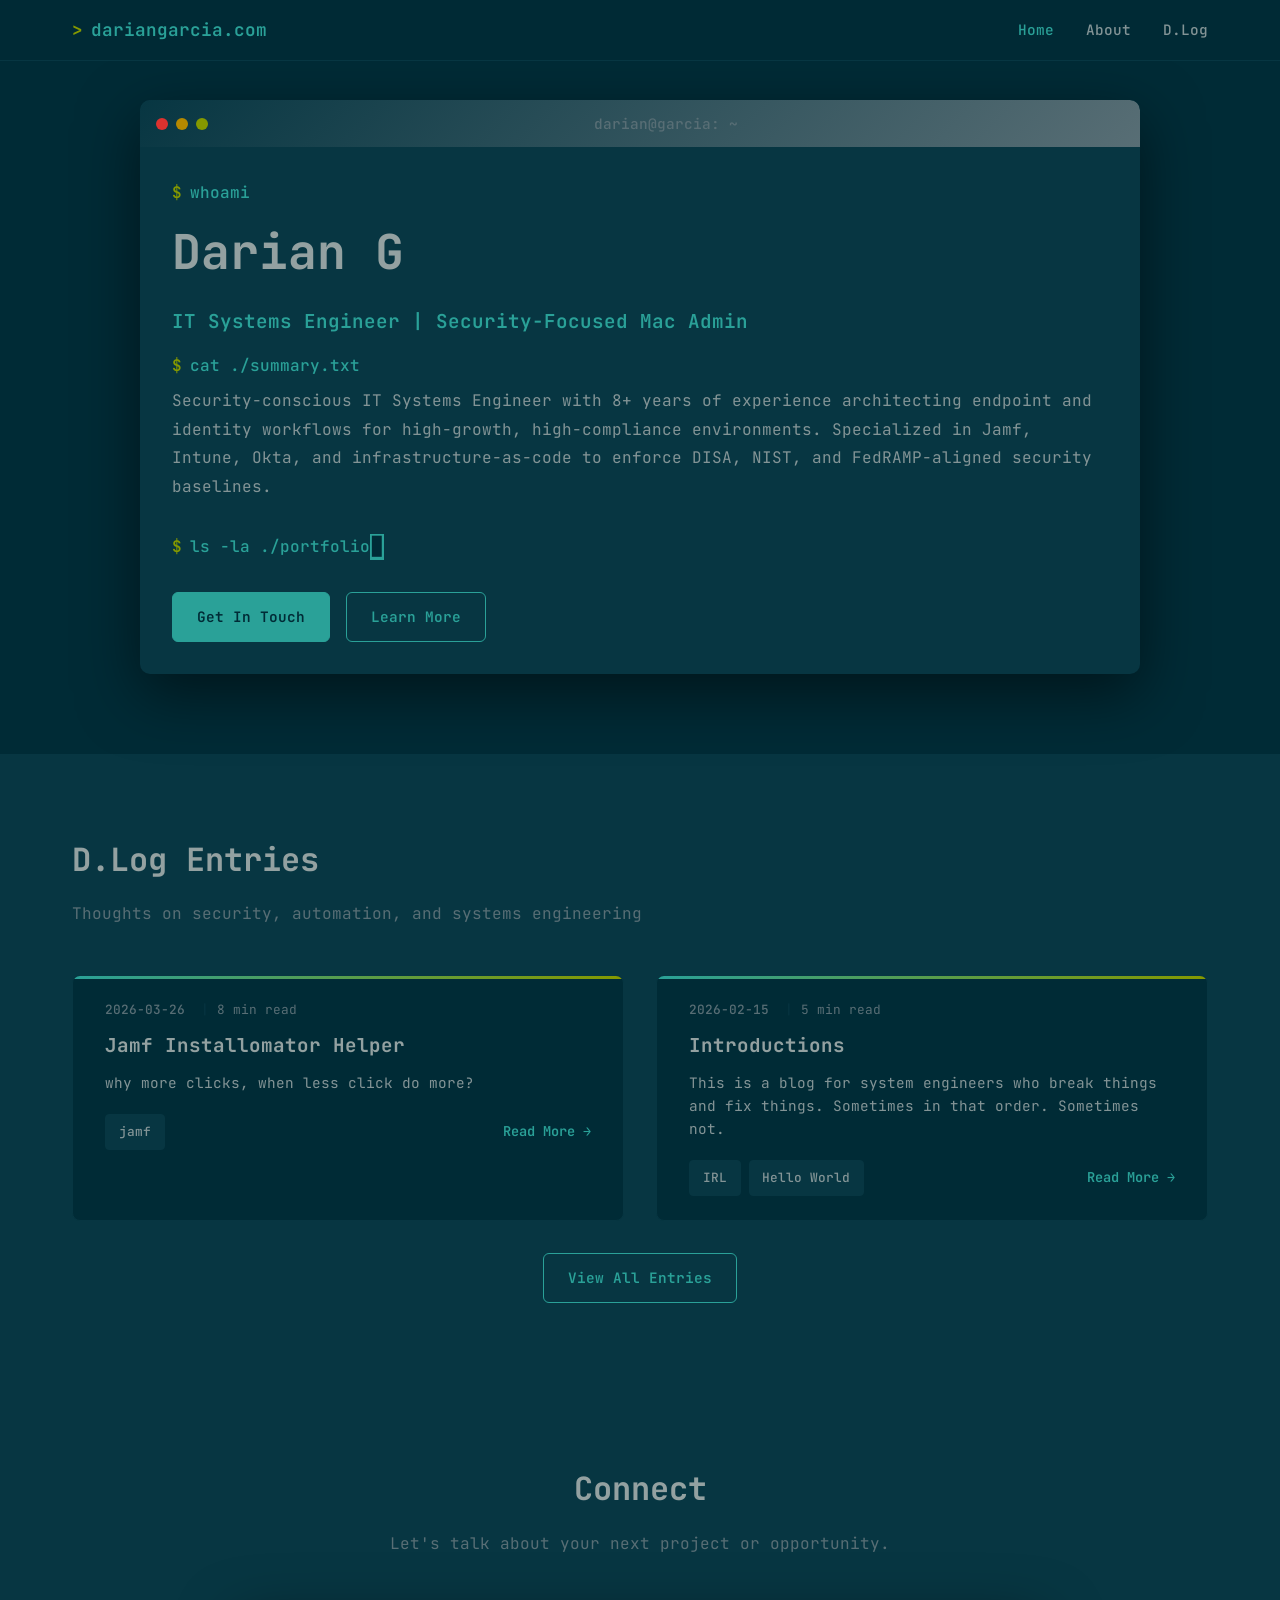
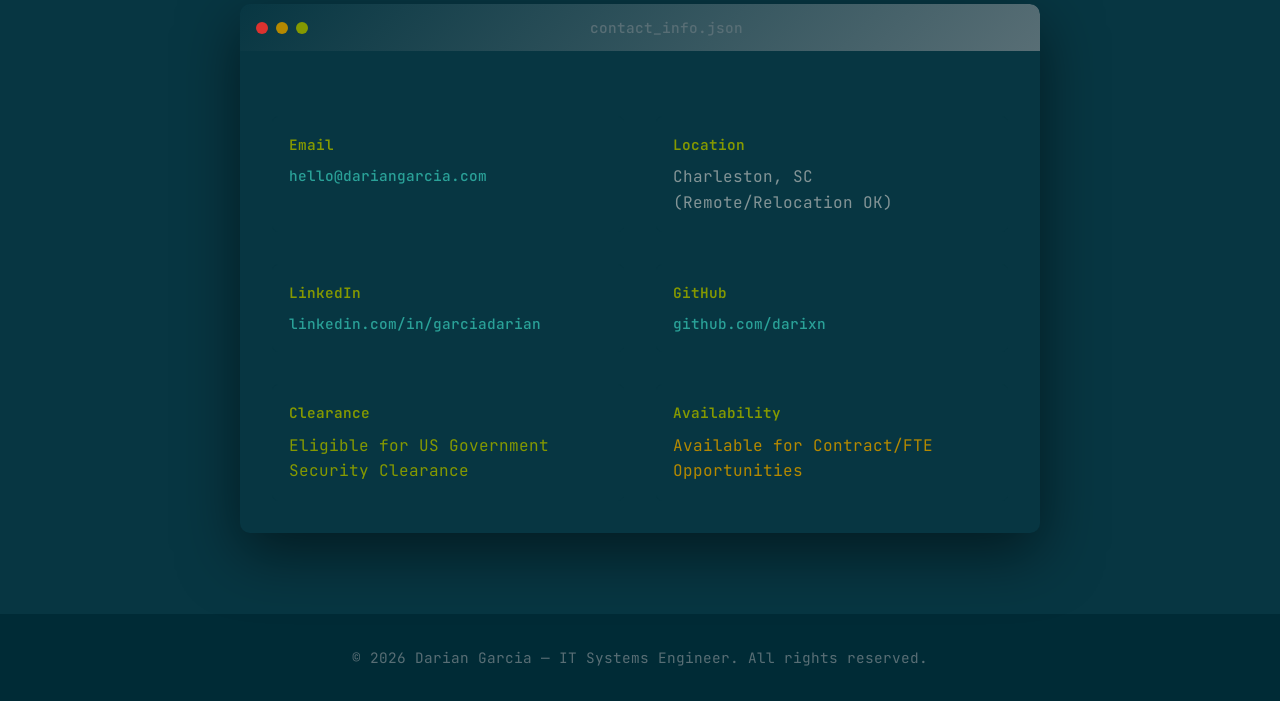
<file: index.html>
<!DOCTYPE html>
<html lang="en">
<head>
    <meta charset="UTF-8">
    <meta name="viewport" content="width=device-width, initial-scale=1.0">
    <title>Darian Garcia — IT Systems Engineer</title>
    <meta name="description" content="Darian Garcia — IT Systems Engineer & Security-Focused Mac Admin. Jamf, Intune, Okta, Terraform.">
    <link rel="stylesheet" href="assets/css/style.css">
</head>
<body>
    <!-- Header -->
    <header class="header">
        <nav class="nav">
            <a href="index.html" class="logo">dariangarcia.com</a>
            <button class="mobile-menu-toggle" onclick="toggleMobileMenu()">☰</button>
            <ul class="nav-links">
                <li><a href="index.html">Home</a></li>
                <li><a href="about.html">About</a></li>
                <li><a href="blog.html">D.Log</a></li>
            </ul>
        </nav>
    </header>

    <!-- Hero Section -->
    <section class="hero">
        <div class="hero-terminal terminal-window animate-on-scroll">
            <div class="terminal-header">
                <div class="terminal-controls">
                    <div class="terminal-button close"></div>
                    <div class="terminal-button minimize"></div>
                    <div class="terminal-button maximize"></div>
                </div>
                <div class="terminal-title">darian@garcia: ~</div>
            </div>
            <div class="hero-content">
                <div class="command-line">
                    <span class="prompt">$</span>
                    <span class="command">whoami</span>
                </div>
                <div class="terminal-output">
                    <h1 class="typewriter">Darian Garcia</h1>
                    <p class="subtitle">IT Systems Engineer | Security-Focused Mac Admin</p>
                </div>

                <div class="command-line">
                    <span class="prompt">$</span>
                    <span class="command">cat ./summary.txt</span>
                </div>
                <div class="terminal-output">
                    <p class="description">
                        Security-conscious IT Systems Engineer with 8+ years of experience architecting endpoint and identity workflows
                        for high-growth, high-compliance environments. Specialized in Jamf, Intune, Okta, and infrastructure-as-code
                        to enforce DISA, NIST, and FedRAMP-aligned security baselines.
                    </p>
                </div>

                <div class="command-line">
                    <span class="prompt">$</span>
                    <span class="command">ls -la ./portfolio</span>
                    <span class="cursor">█</span>
                </div>

                <div class="cta-buttons">
                    <a href="#connect" class="btn btn-primary">Get In Touch</a>
                    <a href="about.html" class="btn btn-secondary">Learn More</a>
                </div>
            </div>
        </div>
    </section>

    <!-- Latest Blog Posts -->
    <section class="section section--alt">
        <div class="container">
            <h2 class="section-title animate-on-scroll">D.Log Entries</h2>
            <p class="section-subtitle animate-on-scroll">Thoughts on security, automation, and systems engineering</p>

            <div class="card-grid">
                <!--
                ===================================================
                BLOG POST CARD TEMPLATE
                ===================================================
                To add a new post to the home page:
                1. Copy the blog-card block from blog.html
                2. Paste it ABOVE the "coming soon" card below
                3. Remove the "coming soon" card once you have a real post
                ===================================================
                -->

                <div class="blog-card animate-on-scroll">
                    <div class="blog-card-header">
                        <div class="blog-card-meta">
                            <span class="blog-card-date">2026-03-26</span>
                            <span class="blog-card-reading-time">8 min read</span>
                        </div>
                        <h3><a href="blog/jamf-installomator-helper.html">Jamf Installomator Helper</a></h3>
                    </div>
                    <div class="blog-card-body">
                        <p class="blog-card-excerpt">why more clicks, when less click do more?</p>
                    </div>
                    <div class="blog-card-footer">
                        <div class="blog-card-tags">
                            <span class="skill-tag">jamf</span>
                        </div>
                        <a href="blog/jamf-installomator-helper.html" class="blog-card-link">Read More →</a>
                    </div>
                </div>

                <div class="blog-card animate-on-scroll">
                    <div class="blog-card-header">
                        <div class="blog-card-meta">
                            <span class="blog-card-date">2026-02-15</span>
                            <span class="blog-card-reading-time">5 min read</span>
                        </div>
                        <h3><a href="blog/introductions.html">Introductions</a></h3>
                    </div>
                    <div class="blog-card-body">
                        <p class="blog-card-excerpt">This is a blog for system engineers who break things and fix things. Sometimes in that order. Sometimes not.</p>
                    </div>
                    <div class="blog-card-footer">
                        <div class="blog-card-tags">
                            <span class="skill-tag">IRL</span>
                            <span class="skill-tag">Hello World</span>
                        </div>
                        <a href="blog/introductions.html" class="blog-card-link">Read More →</a>
                    </div>
                </div>
            </div>

            <div style="text-align: center; margin-top: 2rem;">
                <a href="blog.html" class="btn btn-secondary">View All Entries</a>
            </div>
        </div>
    </section>

    <!-- Connect -->
    <section class="section section--alt" id="connect">
        <div class="container">
            <h2 class="section-title animate-on-scroll" style="justify-content: center;">Connect</h2>
            <p class="section-subtitle animate-on-scroll" style="margin-left: auto; margin-right: auto; text-align: center;">Let's talk about your next project or opportunity.</p>

            <div class="terminal-window animate-on-scroll" style="max-width: 800px; margin: 0 auto;">
                <div class="terminal-header">
                    <div class="terminal-controls">
                        <div class="terminal-button close"></div>
                        <div class="terminal-button minimize"></div>
                        <div class="terminal-button maximize"></div>
                    </div>
                    <div class="terminal-title">contact_info.json</div>
                </div>
                <div style="padding: 2rem;">
                    <div class="contact-grid">
                        <div class="contact-item animate-on-scroll">
                            <div class="command-prompt">Email</div>
                            <a href="mailto:hello@dariangarcia.com">hello@dariangarcia.com</a>
                        </div>

                        <div class="contact-item animate-on-scroll">
                            <div class="command-prompt">Location</div>
                            <span style="color: var(--terminal-fg);">Charleston, SC (Remote/Relocation OK)</span>
                        </div>

                        <div class="contact-item animate-on-scroll">
                            <div class="command-prompt">LinkedIn</div>
                            <a href="https://www.linkedin.com/in/garciadarian/" target="_blank">linkedin.com/in/garciadarian</a>
                        </div>

                        <div class="contact-item animate-on-scroll">
                            <div class="command-prompt">GitHub</div>
                            <a href="https://github.com/darixn" target="_blank">github.com/darixn</a>
                        </div>

                        <div class="contact-item animate-on-scroll">
                            <div class="command-prompt">Clearance</div>
                            <span style="color: var(--terminal-success);">Eligible for US Government Security Clearance</span>
                        </div>

                        <div class="contact-item animate-on-scroll">
                            <div class="command-prompt">Availability</div>
                            <span style="color: var(--terminal-warning);">Available for Contract/FTE Opportunities</span>
                        </div>
                    </div>
                </div>
            </div>
        </div>
    </section>

    <!-- Footer -->
    <footer class="footer">
        <div class="container">
            <p>© 2026 Darian Garcia — IT Systems Engineer. All rights reserved.</p>
        </div>
    </footer>

    <script src="assets/js/main.js"></script>
    <script>
        // Hero typing effect
        window.addEventListener('load', () => {
            setTimeout(() => {
                const h1 = document.querySelector('.hero h1');
                if (!h1) return;
                const text = 'Darian Garcia';
                h1.innerHTML = '';
                let i = 0;
                (function type() {
                    if (i < text.length) { h1.innerHTML += text.charAt(i++); setTimeout(type, 100); }
                })();
            }, 1000);
        });
    </script>
</body>
</html>
</file>
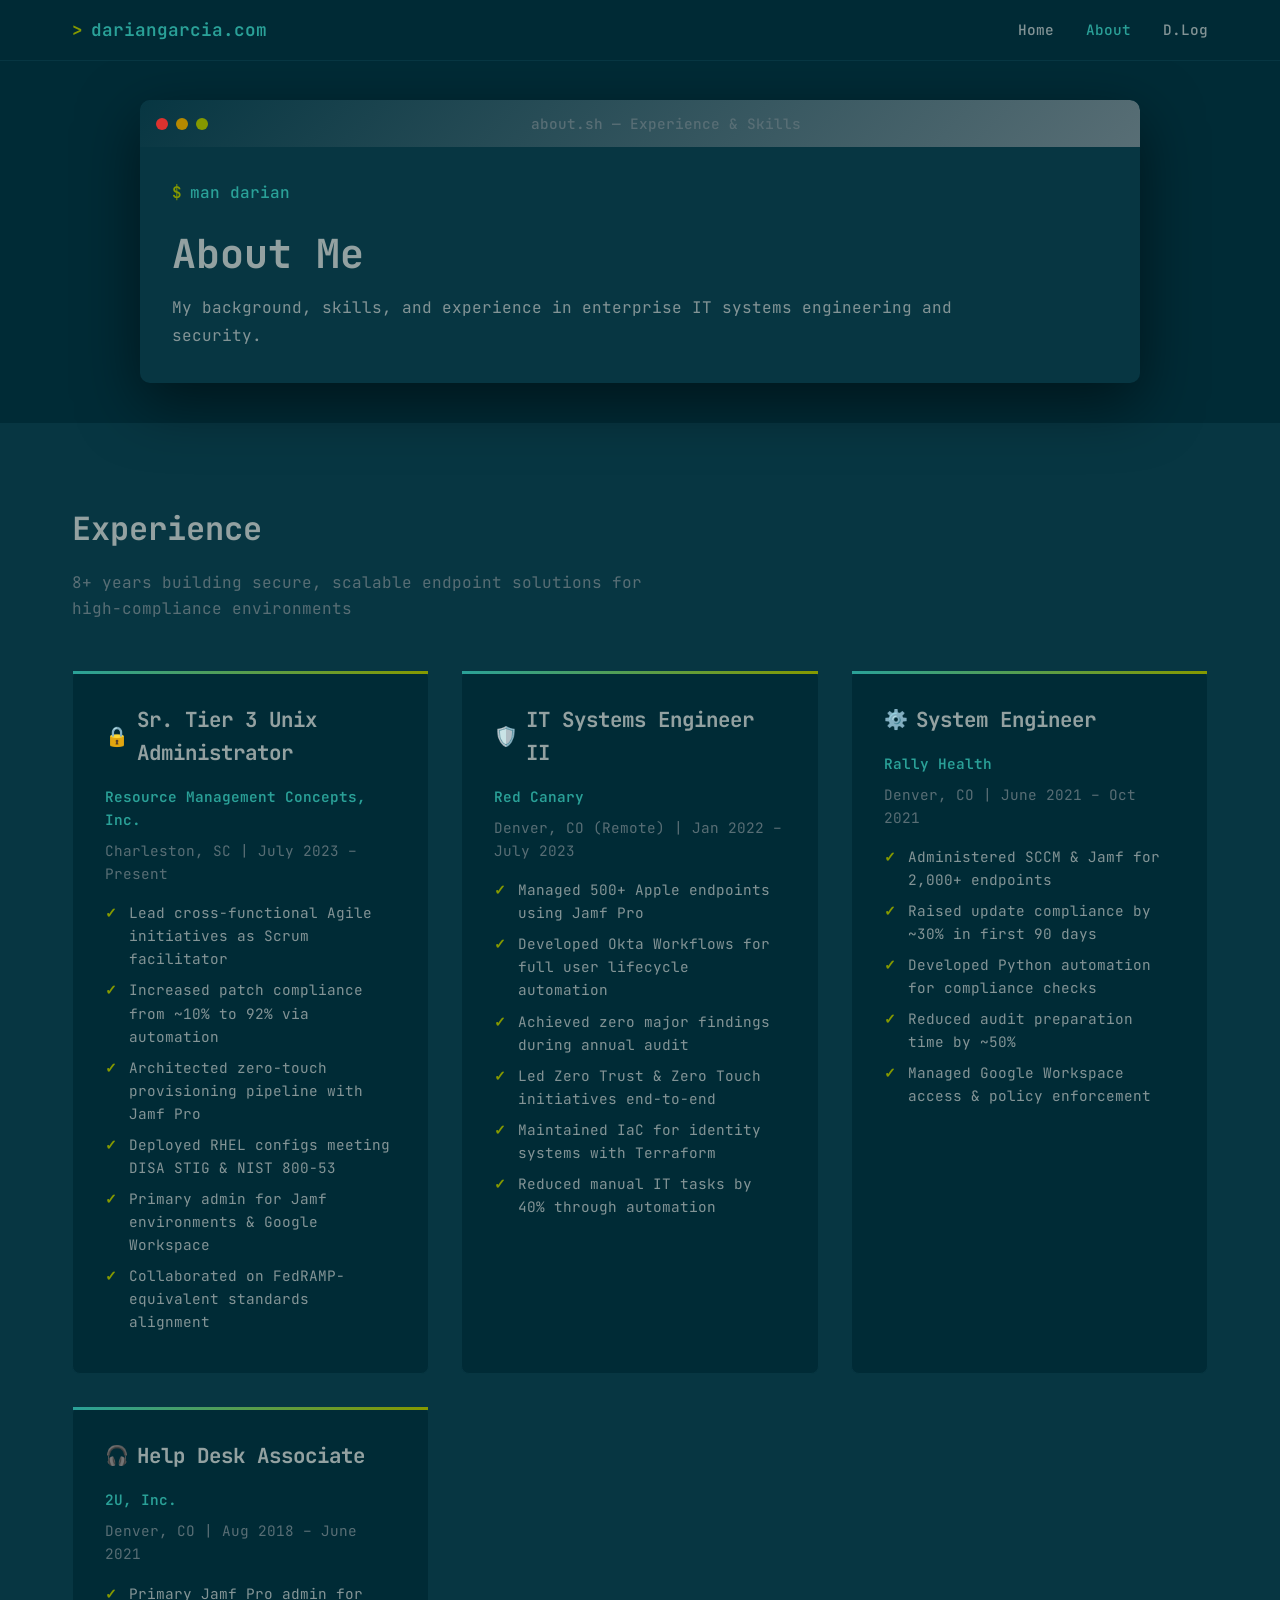
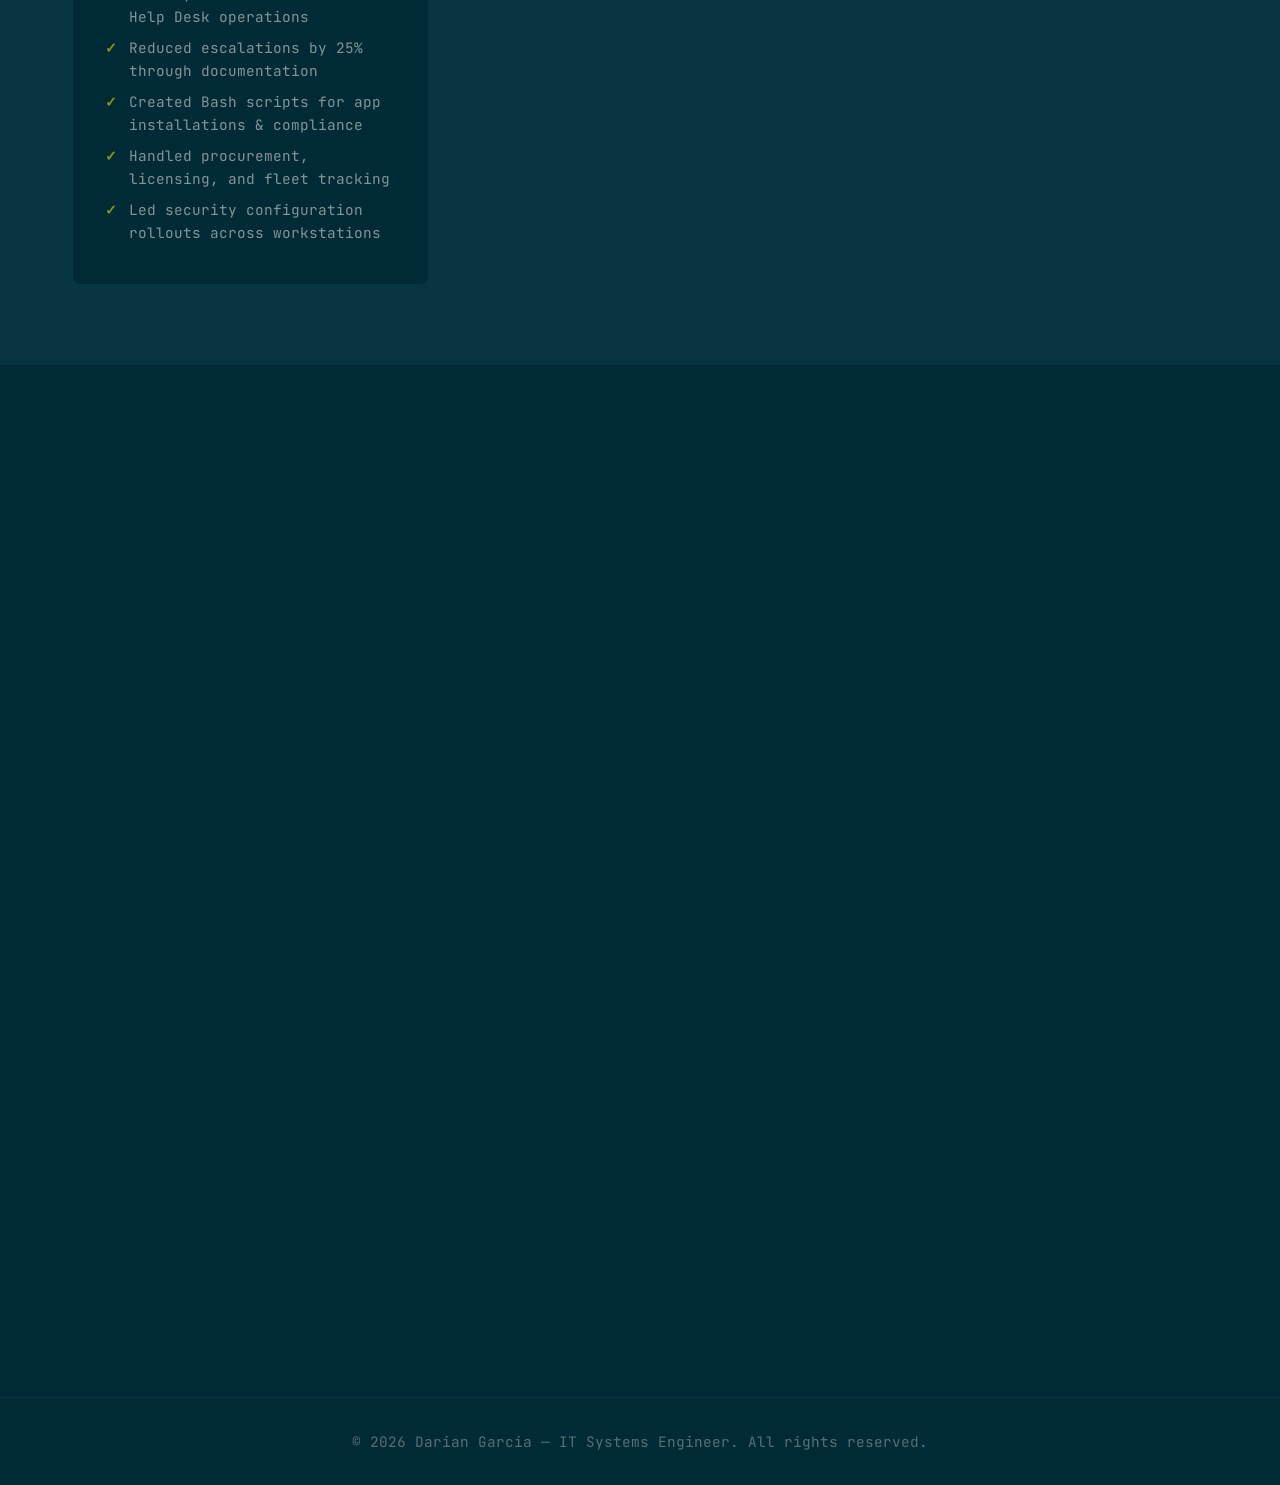
<file: about.html>
<!DOCTYPE html>
<html lang="en">
<head>
    <meta charset="UTF-8">
    <meta name="viewport" content="width=device-width, initial-scale=1.0">
    <title>About | dariangarcia.com</title>
    <meta name="description" content="Experience, skills, and certifications — Darian Garcia, IT Systems Engineer.">
    <link rel="stylesheet" href="assets/css/style.css">
</head>
<body>
    <!-- Header -->
    <header class="header">
        <nav class="nav">
            <a href="index.html" class="logo">dariangarcia.com</a>
            <button class="mobile-menu-toggle" onclick="toggleMobileMenu()">☰</button>
            <ul class="nav-links">
                <li><a href="index.html">Home</a></li>
                <li><a href="about.html">About</a></li>
                <li><a href="blog.html">D.Log</a></li>
            </ul>
        </nav>
    </header>

    <!-- Page Header -->
    <section class="page-header">
        <div class="container">
            <div class="terminal-window animate-on-scroll">
                <div class="terminal-header">
                    <div class="terminal-controls">
                        <div class="terminal-button close"></div>
                        <div class="terminal-button minimize"></div>
                        <div class="terminal-button maximize"></div>
                    </div>
                    <div class="terminal-title">about.sh — Experience & Skills</div>
                </div>
                <div class="page-header-content">
                    <div class="command-line">
                        <span class="prompt">$</span>
                        <span class="command">man darian</span>
                    </div>
                    <h1 style="font-size:clamp(1.8rem,4vw,2.5rem);color:var(--terminal-bright);margin:1rem 0 0.5rem;">About Me</h1>
                    <p style="color:var(--terminal-fg);line-height:1.8;max-width:800px;">
                        My background, skills, and experience in enterprise IT systems engineering and security.
                    </p>
                </div>
            </div>
        </div>
    </section>

    <!-- Experience -->
    <section class="section section--alt">
        <div class="container">
            <h2 class="section-title animate-on-scroll">Experience</h2>
            <p class="section-subtitle animate-on-scroll">8+ years building secure, scalable endpoint solutions for high-compliance environments</p>

            <div class="card-grid">
                <div class="card animate-on-scroll">
                    <div class="card-header">
                        <span class="card-icon">🔒</span>
                        <h3>Sr. Tier 3 Unix Administrator</h3>
                    </div>
                    <div class="card-meta">Resource Management Concepts, Inc.</div>
                    <div class="card-period">Charleston, SC | July 2023 – Present</div>
                    <ul class="card-features">
                        <li>Lead cross-functional Agile initiatives as Scrum facilitator</li>
                        <li>Increased patch compliance from ~10% to 92% via automation</li>
                        <li>Architected zero-touch provisioning pipeline with Jamf Pro</li>
                        <li>Deployed RHEL configs meeting DISA STIG & NIST 800-53</li>
                        <li>Primary admin for Jamf environments & Google Workspace</li>
                        <li>Collaborated on FedRAMP-equivalent standards alignment</li>
                    </ul>
                </div>

                <div class="card animate-on-scroll">
                    <div class="card-header">
                        <span class="card-icon">🛡️</span>
                        <h3>IT Systems Engineer II</h3>
                    </div>
                    <div class="card-meta">Red Canary</div>
                    <div class="card-period">Denver, CO (Remote) | Jan 2022 – July 2023</div>
                    <ul class="card-features">
                        <li>Managed 500+ Apple endpoints using Jamf Pro</li>
                        <li>Developed Okta Workflows for full user lifecycle automation</li>
                        <li>Achieved zero major findings during annual audit</li>
                        <li>Led Zero Trust & Zero Touch initiatives end-to-end</li>
                        <li>Maintained IaC for identity systems with Terraform</li>
                        <li>Reduced manual IT tasks by 40% through automation</li>
                    </ul>
                </div>

                <div class="card animate-on-scroll">
                    <div class="card-header">
                        <span class="card-icon">⚙️</span>
                        <h3>System Engineer</h3>
                    </div>
                    <div class="card-meta">Rally Health</div>
                    <div class="card-period">Denver, CO | June 2021 – Oct 2021</div>
                    <ul class="card-features">
                        <li>Administered SCCM & Jamf for 2,000+ endpoints</li>
                        <li>Raised update compliance by ~30% in first 90 days</li>
                        <li>Developed Python automation for compliance checks</li>
                        <li>Reduced audit preparation time by ~50%</li>
                        <li>Managed Google Workspace access & policy enforcement</li>
                    </ul>
                </div>

                <div class="card animate-on-scroll">
                    <div class="card-header">
                        <span class="card-icon">🎧</span>
                        <h3>Help Desk Associate</h3>
                    </div>
                    <div class="card-meta">2U, Inc.</div>
                    <div class="card-period">Denver, CO | Aug 2018 – June 2021</div>
                    <ul class="card-features">
                        <li>Primary Jamf Pro admin for Help Desk operations</li>
                        <li>Reduced escalations by 25% through documentation</li>
                        <li>Created Bash scripts for app installations & compliance</li>
                        <li>Handled procurement, licensing, and fleet tracking</li>
                        <li>Led security configuration rollouts across workstations</li>
                    </ul>
                </div>
            </div>
        </div>
    </section>

    <!-- Skills -->
    <section class="section">
        <div class="container">
            <div class="terminal-window animate-on-scroll">
                <div class="terminal-header">
                    <div class="terminal-controls">
                        <div class="terminal-button close"></div>
                        <div class="terminal-button minimize"></div>
                        <div class="terminal-button maximize"></div>
                    </div>
                    <div class="terminal-title">skills.sh — Technical Expertise</div>
                </div>
                <div style="padding:2rem;">
                    <h2 class="section-title">Skills & Expertise</h2>
                    <p class="section-subtitle">Deep expertise in security, compliance, and enterprise automation</p>

                    <div class="card-grid card-grid--narrow" style="margin-top:2rem;">
                        <div class="skill-category animate-on-scroll">
                            <h4>Compliance Frameworks</h4>
                            <div class="skill-tags">
                                <span class="skill-tag">FedRAMP</span>
                                <span class="skill-tag">NIST 800-53</span>
                                <span class="skill-tag">DISA STIG</span>
                                <span class="skill-tag">Security+</span>
                                <span class="skill-tag">CISSP (In Progress)</span>
                                <span class="skill-tag">ITAR/EAR</span>
                            </div>
                        </div>

                        <div class="skill-category animate-on-scroll">
                            <h4>Endpoint Management</h4>
                            <div class="skill-tags">
                                <span class="skill-tag">Jamf Pro</span>
                                <span class="skill-tag">Jamf 300</span>
                                <span class="skill-tag">Microsoft Intune</span>
                                <span class="skill-tag">SwiftDialog</span>
                                <span class="skill-tag">SCCM</span>
                                <span class="skill-tag">macOS Security</span>
                            </div>
                        </div>

                        <div class="skill-category animate-on-scroll">
                            <h4>Identity & Automation</h4>
                            <div class="skill-tags">
                                <span class="skill-tag">Okta Workflows</span>
                                <span class="skill-tag">Okta API</span>
                                <span class="skill-tag">Google Workspace</span>
                                <span class="skill-tag">Active Directory</span>
                                <span class="skill-tag">SAML/SSO</span>
                                <span class="skill-tag">Zero Trust</span>
                            </div>
                        </div>

                        <div class="skill-category animate-on-scroll">
                            <h4>Automation & Scripting</h4>
                            <div class="skill-tags">
                                <span class="skill-tag">Python</span>
                                <span class="skill-tag">Bash</span>
                                <span class="skill-tag">Terraform</span>
                                <span class="skill-tag">Infrastructure as Code</span>
                                <span class="skill-tag">API Integration</span>
                                <span class="skill-tag">RHEL Admin</span>
                            </div>
                        </div>

                        <div class="skill-category animate-on-scroll">
                            <h4>Project Management</h4>
                            <div class="skill-tags">
                                <span class="skill-tag">Agile/Scrum</span>
                                <span class="skill-tag">Sprint Planning</span>
                                <span class="skill-tag">OKR Planning</span>
                                <span class="skill-tag">Stakeholder Management</span>
                                <span class="skill-tag">Documentation</span>
                                <span class="skill-tag">Audit Prep</span>
                            </div>
                        </div>

                        <div class="skill-category animate-on-scroll">
                            <h4>Certifications</h4>
                            <div class="skill-tags">
                                <span class="skill-tag">Security+ (2023)</span>
                                <span class="skill-tag">Jamf 300 (2025)</span>
                                <span class="skill-tag">Talkdesk Admin (2019)</span>
                                <span class="skill-tag">Clearance Eligible</span>
                                <span class="skill-tag">US Person (ITAR)</span>
                            </div>
                        </div>
                    </div>
                </div>
            </div>
        </div>
    </section>

    <!-- Footer -->
    <footer class="footer">
        <div class="container">
            <p>© 2026 Darian Garcia — IT Systems Engineer. All rights reserved.</p>
        </div>
    </footer>

    <script src="assets/js/main.js"></script>
</body>
</html>
</file>
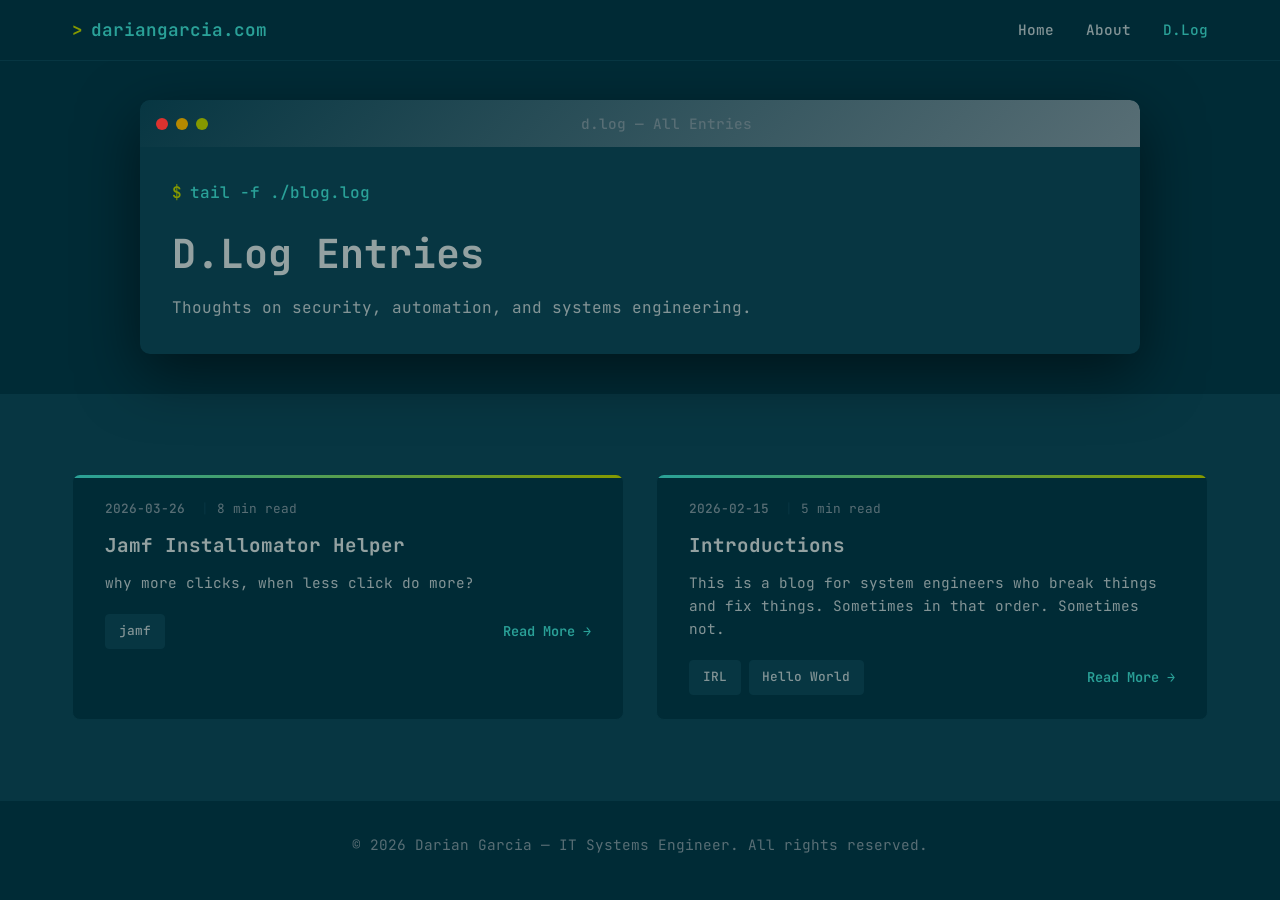
<file: blog.html>
<!DOCTYPE html>
<html lang="en">
<head>
    <meta charset="UTF-8">
    <meta name="viewport" content="width=device-width, initial-scale=1.0">
    <title>D.Log Entries | dariangarcia.com</title>
    <meta name="description" content="Blog — thoughts on security, automation, Mac admin, and systems engineering by Darian Garcia.">
    <link rel="stylesheet" href="assets/css/style.css">
</head>
<body>
    <!-- Header -->
    <header class="header">
        <nav class="nav">
            <a href="index.html" class="logo">dariangarcia.com</a>
            <button class="mobile-menu-toggle" onclick="toggleMobileMenu()">☰</button>
            <ul class="nav-links">
                <li><a href="index.html">Home</a></li>
                <li><a href="about.html">About</a></li>
                <li><a href="blog.html">D.Log</a></li>
            </ul>
        </nav>
    </header>

    <!-- Page Header -->
    <section class="page-header">
        <div class="container">
            <div class="terminal-window animate-on-scroll">
                <div class="terminal-header">
                    <div class="terminal-controls">
                        <div class="terminal-button close"></div>
                        <div class="terminal-button minimize"></div>
                        <div class="terminal-button maximize"></div>
                    </div>
                    <div class="terminal-title">d.log — All Entries</div>
                </div>
                <div class="page-header-content">
                    <div class="command-line">
                        <span class="prompt">$</span>
                        <span class="command">tail -f ./blog.log</span>
                    </div>
                    <h1 style="font-size:clamp(1.8rem,4vw,2.5rem);color:var(--terminal-bright);margin:1rem 0 0.5rem;">D.Log Entries</h1>
                    <p style="color:var(--terminal-fg);line-height:1.8;max-width:800px;">
                        Thoughts on security, automation, and systems engineering.
                    </p>
                </div>
            </div>
        </div>
    </section>

    <!-- Blog Posts -->
    <section class="section section--alt">
        <div class="container">
            <div class="card-grid">
                <!--
                ===================================================
                BLOG POST CARD TEMPLATE
                ===================================================
                To add a new post:
                1. Copy the blog-card block below
                2. Paste it ABOVE this comment (newest first)
                3. Update: date, reading time, title, href, excerpt, tags
                4. Create a matching file in blog/ using post-template.html
                5. Remove the "Coming Soon" card once you have a real post
                ===================================================
                -->

                <div class="blog-card animate-on-scroll">
                    <div class="blog-card-header">
                        <div class="blog-card-meta">
                            <span class="blog-card-date">2026-03-26</span>
                            <span class="blog-card-reading-time">8 min read</span>
                        </div>
                        <h3><a href="blog/jamf-installomator-helper.html">Jamf Installomator Helper</a></h3>
                    </div>
                    <div class="blog-card-body">
                        <p class="blog-card-excerpt">why more clicks, when less click do more?</p>
                    </div>
                    <div class="blog-card-footer">
                        <div class="blog-card-tags">
                            <span class="skill-tag">jamf</span>
                        </div>
                        <a href="blog/jamf-installomator-helper.html" class="blog-card-link">Read More →</a>
                    </div>
                </div>

                <div class="blog-card animate-on-scroll">
                    <div class="blog-card-header">
                        <div class="blog-card-meta">
                            <span class="blog-card-date">2026-02-15</span>
                            <span class="blog-card-reading-time">5 min read</span>
                        </div>
                        <h3><a href="blog/introductions.html">Introductions</a></h3>
                    </div>
                    <div class="blog-card-body">
                        <p class="blog-card-excerpt">This is a blog for system engineers who break things and fix things. Sometimes in that order. Sometimes not.</p>
                    </div>
                    <div class="blog-card-footer">
                        <div class="blog-card-tags">
                            <span class="skill-tag">IRL</span>
                            <span class="skill-tag">Hello World</span>
                        </div>
                        <a href="blog/introductions.html" class="blog-card-link">Read More →</a>
                    </div>
                </div>

            </div>
        </div>
    </section>

    <!-- Footer -->
    <footer class="footer">
        <div class="container">
            <p>© 2026 Darian Garcia — IT Systems Engineer. All rights reserved.</p>
        </div>
    </footer>

    <script src="assets/js/main.js"></script>
</body>
</html>
</file>
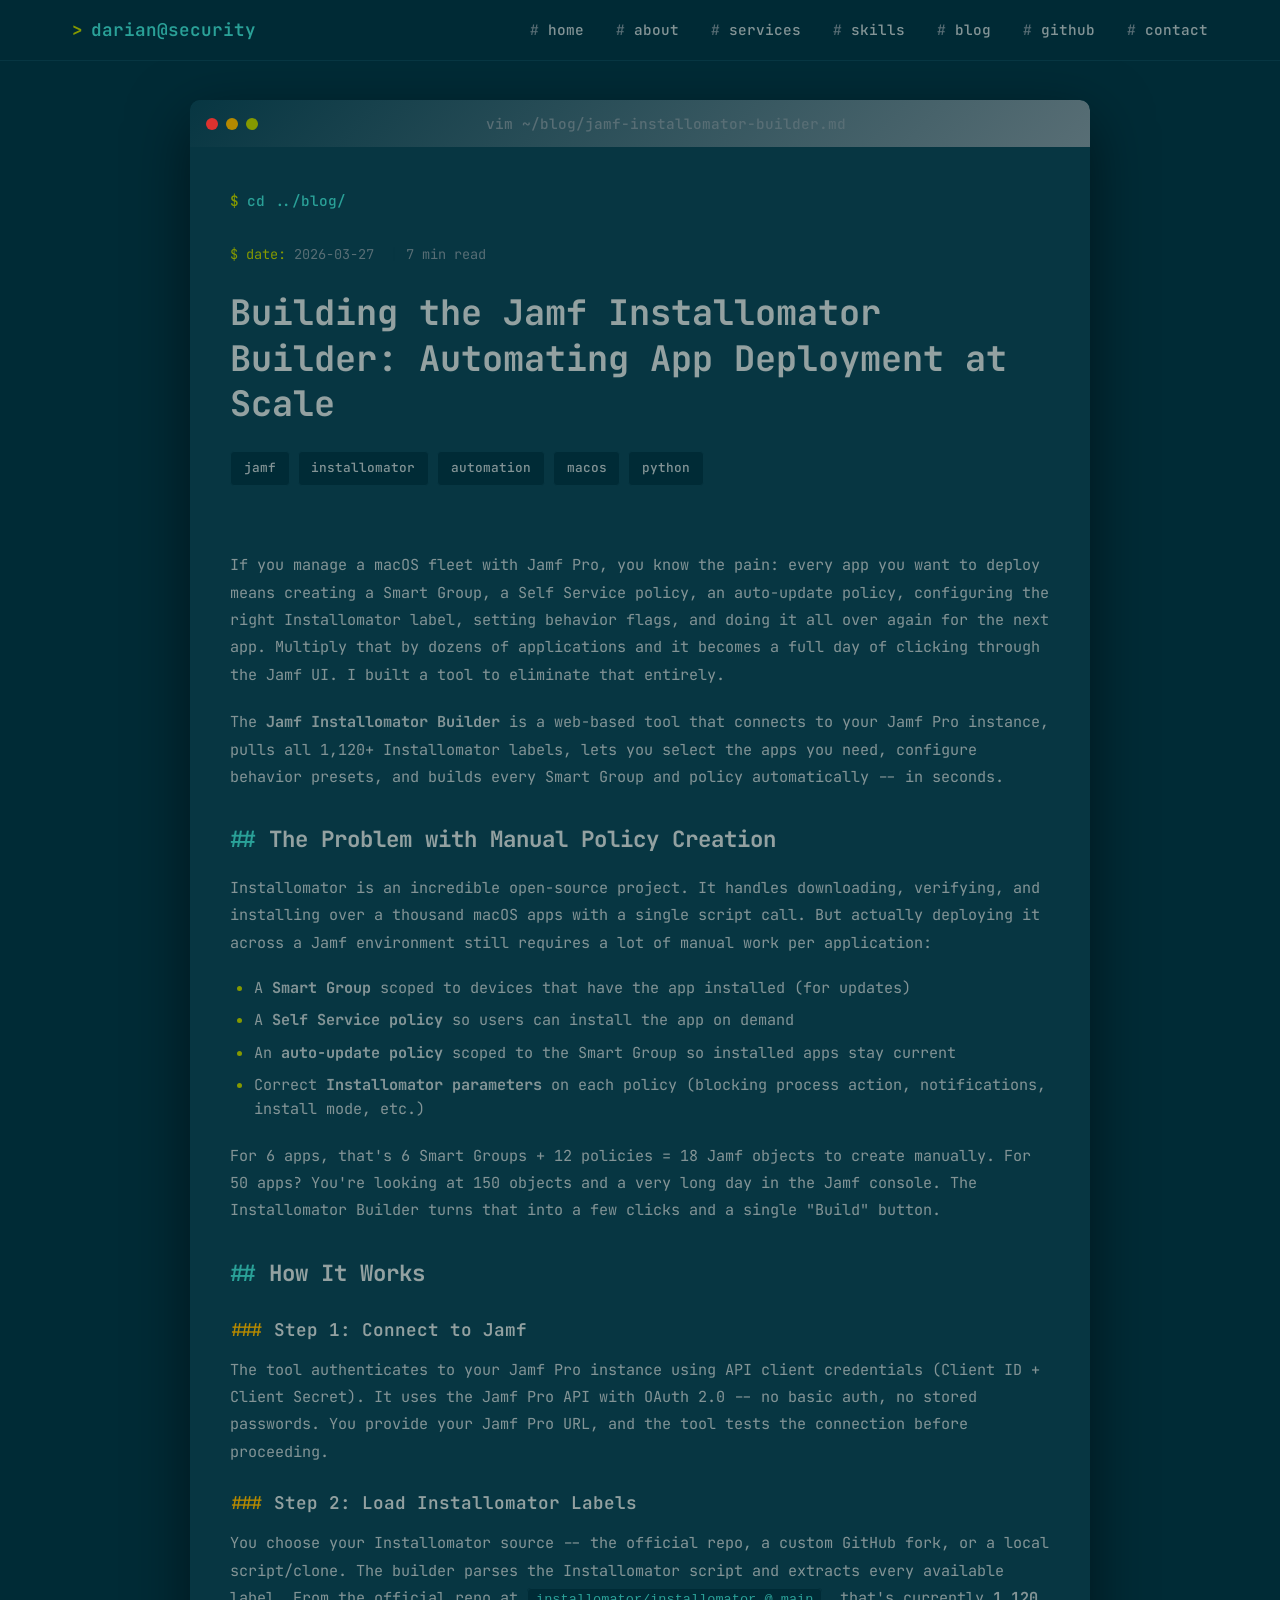
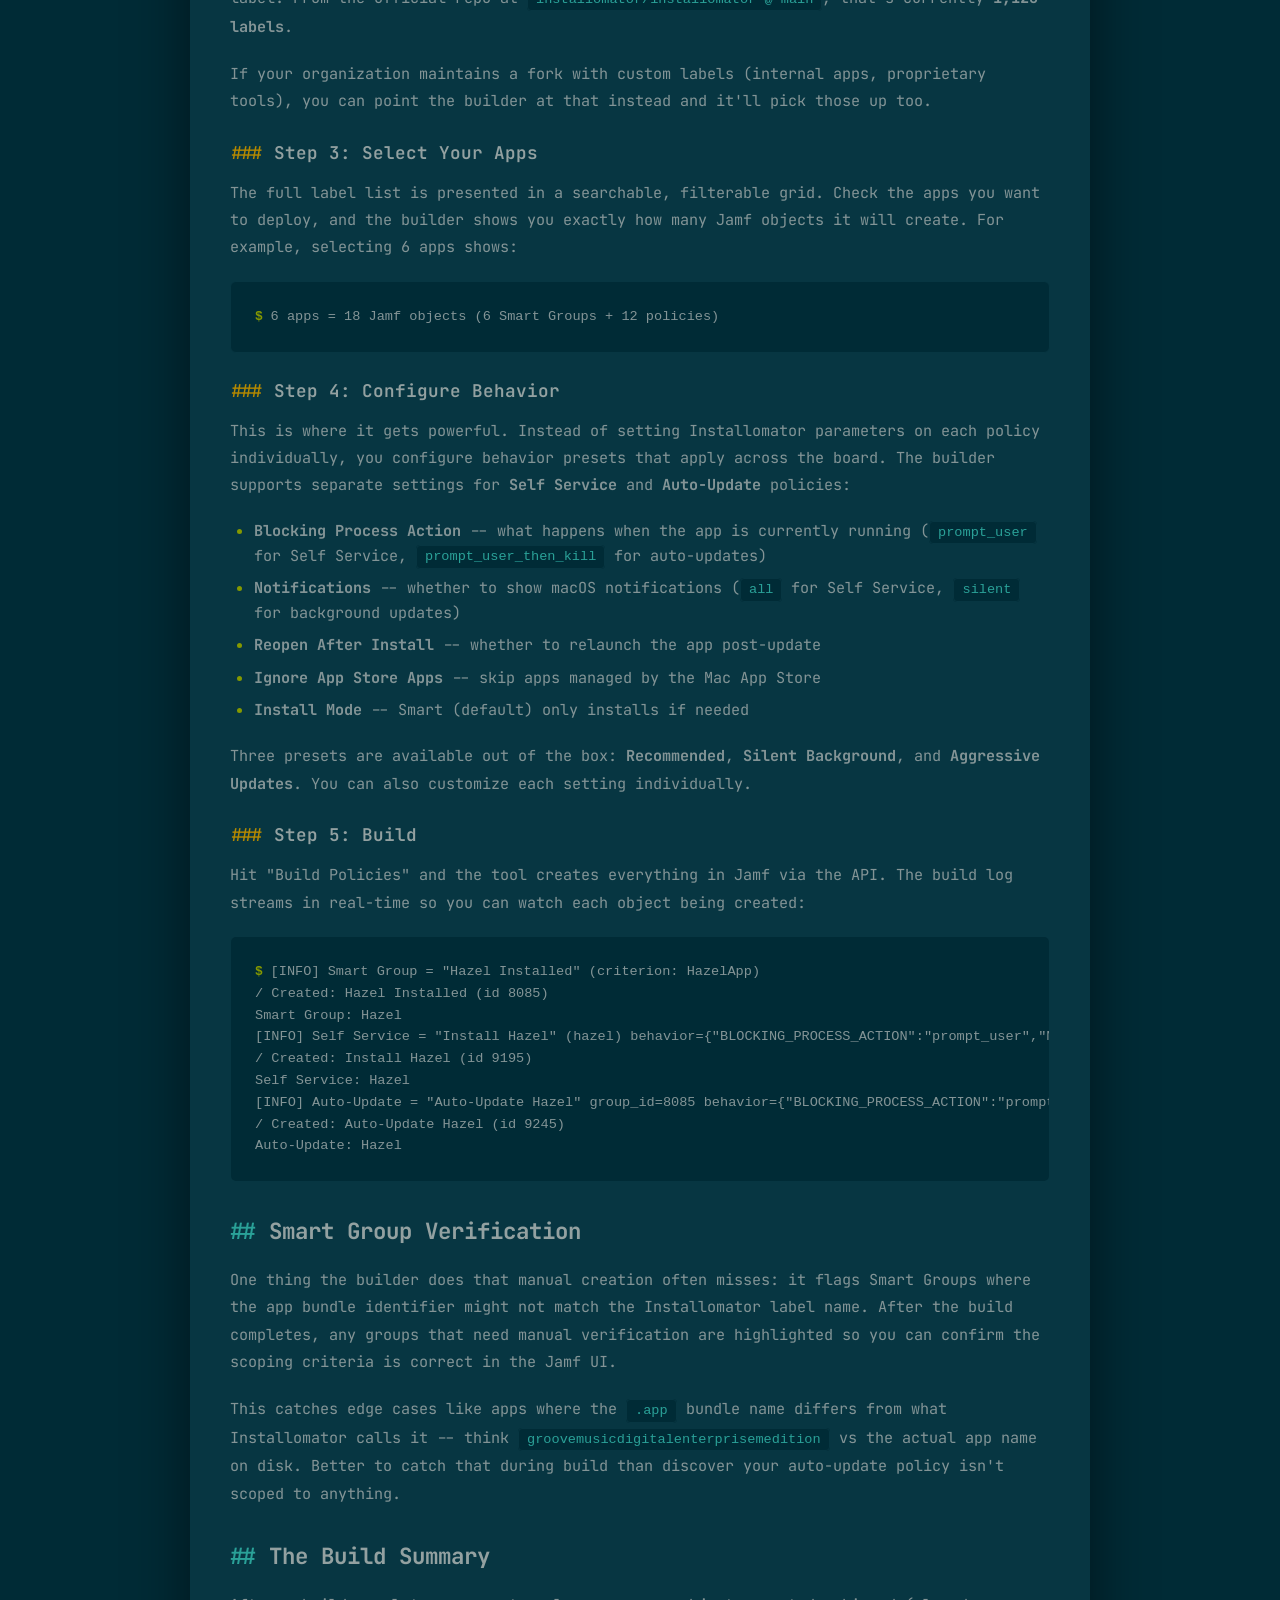
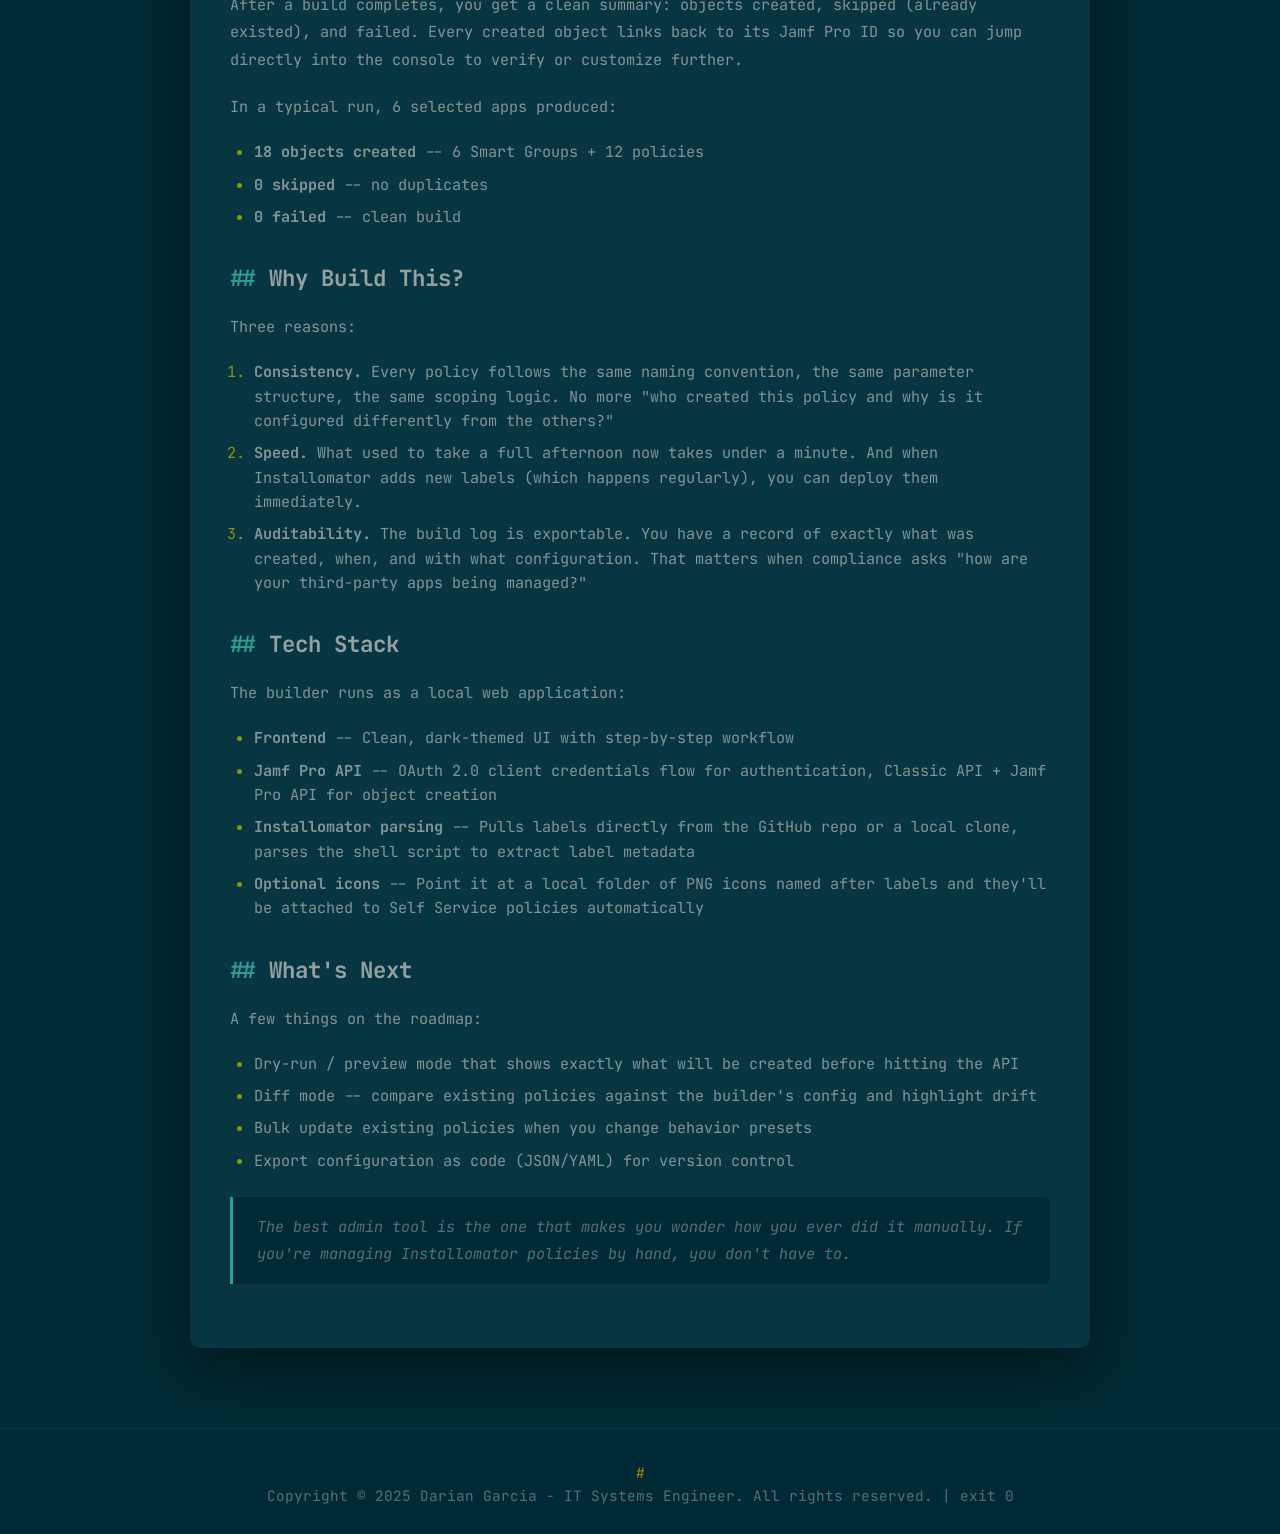
<file: blog/jamf-installomator-builder.html>
<!DOCTYPE html>
<html lang="en">
<head>
    <meta charset="UTF-8">
    <meta name="viewport" content="width=device-width, initial-scale=1.0">
    <title>Building the Jamf Installomator Builder | darian@security</title>
    <style>
        @import url('https://fonts.googleapis.com/css2?family=JetBrains+Mono:wght@300;400;500;600;700&display=swap');

        :root {
            --base03: #002b36;
            --base02: #073642;
            --base01: #586e75;
            --base00: #657b83;
            --base0: #839496;
            --base1: #93a1a1;
            --base2: #eee8d5;
            --base3: #fdf6e3;
            --yellow: #b58900;
            --orange: #cb4b16;
            --red: #dc322f;
            --magenta: #d33682;
            --violet: #6c71c4;
            --blue: #268bd2;
            --cyan: #2aa198;
            --green: #859900;
            --terminal-bg: var(--base03);
            --terminal-fg: var(--base0);
            --terminal-bright: var(--base1);
            --terminal-dim: var(--base01);
            --terminal-accent: var(--cyan);
            --terminal-success: var(--green);
            --terminal-warning: var(--yellow);
            --terminal-error: var(--red);
            --terminal-border: var(--base02);
            --terminal-shadow: rgba(0, 0, 0, 0.5);
        }

        * { margin: 0; padding: 0; box-sizing: border-box; }

        body {
            font-family: 'JetBrains Mono', 'Monaco', 'Menlo', 'Ubuntu Mono', monospace;
            line-height: 1.6;
            color: var(--terminal-fg);
            background: var(--terminal-bg);
            overflow-x: hidden;
        }

        /* Header */
        .header {
            position: fixed;
            top: 0;
            width: 100%;
            background: rgba(0, 43, 54, 0.95);
            backdrop-filter: blur(20px);
            border-bottom: 1px solid var(--terminal-border);
            z-index: 1000;
        }

        .nav {
            max-width: 1200px;
            margin: 0 auto;
            padding: 0 2rem;
            display: flex;
            justify-content: space-between;
            align-items: center;
            height: 60px;
        }

        .logo {
            font-size: 1.1rem;
            font-weight: 600;
            color: var(--terminal-accent);
            text-decoration: none;
            display: flex;
            align-items: center;
            gap: 0.5rem;
        }

        .logo::before {
            content: '>';
            color: var(--terminal-success);
            font-weight: 700;
        }

        .nav-links {
            display: flex;
            list-style: none;
            gap: 2rem;
        }

        .nav-links a {
            text-decoration: none;
            color: var(--terminal-fg);
            font-weight: 500;
            transition: color 0.3s ease;
            font-size: 0.9rem;
        }

        .nav-links a:hover { color: var(--terminal-accent); }
        .nav-links a::before { content: '# '; color: var(--terminal-dim); }
        .nav-links a:hover::before { color: var(--terminal-accent); }

        .mobile-menu-toggle {
            display: none;
            background: none;
            border: 1px solid var(--terminal-border);
            font-size: 1.2rem;
            cursor: pointer;
            color: var(--terminal-fg);
            padding: 0.5rem;
            border-radius: 4px;
            transition: all 0.3s ease;
        }

        .mobile-menu-toggle:hover {
            border-color: var(--terminal-accent);
            color: var(--terminal-accent);
        }

        /* Blog Post Layout */
        .blog-post-page {
            padding: 100px 2rem 80px;
        }

        .blog-post-terminal {
            max-width: 900px;
            margin: 0 auto;
            background: var(--base02);
            border-radius: 10px;
            box-shadow: 0 20px 60px var(--terminal-shadow);
            overflow: hidden;
        }

        .terminal-header {
            display: flex;
            align-items: center;
            padding: 12px 16px;
            background: linear-gradient(135deg, var(--base02) 0%, var(--base01) 100%);
            border-radius: 10px 10px 0 0;
            border-bottom: 1px solid var(--terminal-border);
        }

        .terminal-controls { display: flex; gap: 8px; }
        .terminal-button { width: 12px; height: 12px; border-radius: 50%; }
        .terminal-button.close { background: var(--red); }
        .terminal-button.minimize { background: var(--yellow); }
        .terminal-button.maximize { background: var(--green); }

        .terminal-title {
            flex: 1;
            text-align: center;
            font-size: 0.9rem;
            color: var(--terminal-dim);
            font-weight: 500;
        }

        .blog-post-content { padding: 2.5rem; }

        /* Back Link */
        .blog-post-back {
            display: inline-flex;
            align-items: center;
            gap: 0.5rem;
            color: var(--terminal-accent);
            text-decoration: none;
            font-size: 0.9rem;
            font-weight: 500;
            margin-bottom: 2rem;
            transition: color 0.3s ease;
        }

        .blog-post-back::before { content: '$ '; color: var(--terminal-success); }
        .blog-post-back:hover { color: var(--cyan); }

        /* Post Meta */
        .blog-post-meta {
            display: flex;
            align-items: center;
            gap: 1rem;
            margin-bottom: 1.5rem;
            font-size: 0.85rem;
            flex-wrap: wrap;
        }

        .blog-post-date { color: var(--terminal-dim); }
        .blog-post-date::before { content: '$ date: '; color: var(--terminal-success); }
        .blog-post-reading-time { color: var(--terminal-dim); }
        .blog-post-reading-time::before { content: '| '; color: var(--terminal-border); }

        /* Post Title */
        .blog-post-content h1 {
            font-size: clamp(1.5rem, 3vw, 2.2rem);
            font-weight: 700;
            color: var(--terminal-bright);
            margin-bottom: 1.5rem;
            line-height: 1.3;
        }

        /* Tags */
        .blog-post-tags { display: flex; gap: 0.5rem; flex-wrap: wrap; margin-bottom: 2rem; }

        .skill-tag {
            background: var(--terminal-bg);
            color: var(--terminal-fg);
            padding: 0.4rem 0.8rem;
            border-radius: 4px;
            font-size: 0.8rem;
            font-weight: 500;
            border: 1px solid var(--terminal-border);
            transition: all 0.3s ease;
        }

        .skill-tag:hover {
            background: var(--terminal-accent);
            color: var(--terminal-bg);
            border-color: var(--terminal-accent);
        }

        /* Post Body */
        .blog-post-body {
            border-top: 1px solid var(--terminal-border);
            padding-top: 2rem;
        }

        .blog-post-body h2 {
            font-size: 1.4rem;
            font-weight: 700;
            color: var(--terminal-bright);
            margin: 2rem 0 1rem;
        }

        .blog-post-body h2::before { content: '## '; color: var(--terminal-accent); }

        .blog-post-body h3 {
            font-size: 1.1rem;
            font-weight: 600;
            color: var(--terminal-bright);
            margin: 1.5rem 0 0.75rem;
        }

        .blog-post-body h3::before { content: '### '; color: var(--terminal-warning); }

        .blog-post-body p {
            color: var(--terminal-fg);
            margin-bottom: 1.25rem;
            line-height: 1.8;
            font-size: 0.95rem;
        }

        .blog-post-body ul, .blog-post-body ol {
            margin-bottom: 1.25rem;
            padding-left: 1.5rem;
        }

        .blog-post-body li {
            color: var(--terminal-fg);
            margin-bottom: 0.5rem;
            line-height: 1.6;
            font-size: 0.95rem;
        }

        .blog-post-body li::marker { color: var(--terminal-success); }

        .blog-post-body code {
            background: var(--terminal-bg);
            color: var(--terminal-accent);
            padding: 0.2rem 0.5rem;
            border-radius: 4px;
            font-size: 0.85rem;
            border: 1px solid var(--terminal-border);
        }

        .blog-post-body pre {
            background: var(--terminal-bg);
            border: 1px solid var(--terminal-border);
            border-radius: 6px;
            padding: 1.5rem;
            margin-bottom: 1.5rem;
            overflow-x: auto;
        }

        .blog-post-body pre::before {
            content: '$ ';
            color: var(--terminal-success);
            font-weight: 600;
        }

        .blog-post-body pre code {
            background: none;
            border: none;
            padding: 0;
            font-size: 0.85rem;
            color: var(--terminal-fg);
        }

        .blog-post-body blockquote {
            border-left: 3px solid var(--terminal-accent);
            padding: 1rem 1.5rem;
            margin: 1.5rem 0;
            background: var(--terminal-bg);
            border-radius: 0 6px 6px 0;
        }

        .blog-post-body blockquote p {
            color: var(--terminal-dim);
            font-style: italic;
            margin-bottom: 0;
        }

        .blog-post-body a {
            color: var(--terminal-accent);
            text-decoration: none;
            border-bottom: 1px solid transparent;
            transition: border-color 0.3s ease;
        }

        .blog-post-body a:hover { border-bottom-color: var(--terminal-accent); }

        .blog-post-body img {
            max-width: 100%;
            border-radius: 8px;
            border: 1px solid var(--terminal-border);
            margin: 1.5rem 0;
            box-shadow: 0 8px 30px var(--terminal-shadow);
        }

        .blog-post-body .image-caption {
            color: var(--terminal-dim);
            font-size: 0.8rem;
            text-align: center;
            margin-top: -1rem;
            margin-bottom: 1.5rem;
            font-style: italic;
        }

        .blog-post-body .image-caption::before {
            content: '// ';
            color: var(--terminal-warning);
            font-style: normal;
        }

        /* Footer */
        .footer {
            background: var(--terminal-bg);
            color: var(--terminal-dim);
            text-align: center;
            padding: 2rem;
            border-top: 1px solid var(--terminal-border);
            font-size: 0.9rem;
        }

        .footer::before { content: '# '; color: var(--terminal-warning); }

        /* Scrollbar */
        ::-webkit-scrollbar { width: 8px; }
        ::-webkit-scrollbar-track { background: var(--terminal-bg); }
        ::-webkit-scrollbar-thumb { background: var(--terminal-border); border-radius: 4px; }
        ::-webkit-scrollbar-thumb:hover { background: var(--terminal-dim); }

        /* Mobile */
        @media (max-width: 768px) {
            .mobile-menu-toggle { display: block; }
            .nav-links {
                display: none;
                position: absolute;
                top: 100%;
                left: 0;
                right: 0;
                background: var(--base02);
                flex-direction: column;
                padding: 2rem;
                border-bottom: 1px solid var(--terminal-border);
                border-top: 1px solid var(--terminal-border);
            }
            .nav-links.active { display: flex; }
            .blog-post-page { padding: 80px 1rem 60px; }
            .blog-post-content { padding: 1.5rem; }
        }
    </style>
</head>
<body>
    <!-- Header -->
    <header class="header">
        <nav class="nav">
            <a href="../index.html" class="logo">darian@security</a>
            <button class="mobile-menu-toggle" onclick="toggleMobileMenu()">&#9776;</button>
            <ul class="nav-links">
                <li><a href="../index.html#home">home</a></li>
                <li><a href="../index.html#about">about</a></li>
                <li><a href="../index.html#services">services</a></li>
                <li><a href="../index.html#skills">skills</a></li>
                <li><a href="../index.html#blog">blog</a></li>
                <li><a href="../index.html#github">github</a></li>
                <li><a href="../index.html#contact">contact</a></li>
            </ul>
        </nav>
    </header>

    <!-- Blog Post -->
    <section class="blog-post-page">
        <div class="blog-post-terminal">
            <div class="terminal-header">
                <div class="terminal-controls">
                    <div class="terminal-button close"></div>
                    <div class="terminal-button minimize"></div>
                    <div class="terminal-button maximize"></div>
                </div>
                <div class="terminal-title">vim ~/blog/jamf-installomator-builder.md</div>
            </div>
            <div class="blog-post-content">
                <a href="../index.html#blog" class="blog-post-back">cd ../blog/</a>

                <div class="blog-post-meta">
                    <span class="blog-post-date">2026-03-27</span>
                    <span class="blog-post-reading-time">7 min read</span>
                </div>

                <h1>Building the Jamf Installomator Builder: Automating App Deployment at Scale</h1>

                <div class="blog-post-tags">
                    <span class="skill-tag">jamf</span>
                    <span class="skill-tag">installomator</span>
                    <span class="skill-tag">automation</span>
                    <span class="skill-tag">macos</span>
                    <span class="skill-tag">python</span>
                </div>

                <div class="blog-post-body">
                    <p>If you manage a macOS fleet with Jamf Pro, you know the pain: every app you want to deploy means creating a Smart Group, a Self Service policy, an auto-update policy, configuring the right Installomator label, setting behavior flags, and doing it all over again for the next app. Multiply that by dozens of applications and it becomes a full day of clicking through the Jamf UI. I built a tool to eliminate that entirely.</p>

                    <p>The <strong>Jamf Installomator Builder</strong> is a web-based tool that connects to your Jamf Pro instance, pulls all 1,120+ Installomator labels, lets you select the apps you need, configure behavior presets, and builds every Smart Group and policy automatically -- in seconds.</p>

                    <h2>The Problem with Manual Policy Creation</h2>

                    <p>Installomator is an incredible open-source project. It handles downloading, verifying, and installing over a thousand macOS apps with a single script call. But actually deploying it across a Jamf environment still requires a lot of manual work per application:</p>

                    <ul>
                        <li>A <strong>Smart Group</strong> scoped to devices that have the app installed (for updates)</li>
                        <li>A <strong>Self Service policy</strong> so users can install the app on demand</li>
                        <li>An <strong>auto-update policy</strong> scoped to the Smart Group so installed apps stay current</li>
                        <li>Correct <strong>Installomator parameters</strong> on each policy (blocking process action, notifications, install mode, etc.)</li>
                    </ul>

                    <p>For 6 apps, that's 6 Smart Groups + 12 policies = 18 Jamf objects to create manually. For 50 apps? You're looking at 150 objects and a very long day in the Jamf console. The Installomator Builder turns that into a few clicks and a single "Build" button.</p>

                    <h2>How It Works</h2>

                    <h3>Step 1: Connect to Jamf</h3>

                    <p>The tool authenticates to your Jamf Pro instance using API client credentials (Client ID + Client Secret). It uses the Jamf Pro API with OAuth 2.0 -- no basic auth, no stored passwords. You provide your Jamf Pro URL, and the tool tests the connection before proceeding.</p>

                    <h3>Step 2: Load Installomator Labels</h3>

                    <p>You choose your Installomator source -- the official repo, a custom GitHub fork, or a local script/clone. The builder parses the Installomator script and extracts every available label. From the official repo at <code>installomator/installomator @ main</code>, that's currently <strong>1,120 labels</strong>.</p>

                    <p>If your organization maintains a fork with custom labels (internal apps, proprietary tools), you can point the builder at that instead and it'll pick those up too.</p>

                    <h3>Step 3: Select Your Apps</h3>

                    <p>The full label list is presented in a searchable, filterable grid. Check the apps you want to deploy, and the builder shows you exactly how many Jamf objects it will create. For example, selecting 6 apps shows:</p>

                    <pre><code>6 apps = 18 Jamf objects (6 Smart Groups + 12 policies)</code></pre>

                    <h3>Step 4: Configure Behavior</h3>

                    <p>This is where it gets powerful. Instead of setting Installomator parameters on each policy individually, you configure behavior presets that apply across the board. The builder supports separate settings for <strong>Self Service</strong> and <strong>Auto-Update</strong> policies:</p>

                    <ul>
                        <li><strong>Blocking Process Action</strong> -- what happens when the app is currently running (<code>prompt_user</code> for Self Service, <code>prompt_user_then_kill</code> for auto-updates)</li>
                        <li><strong>Notifications</strong> -- whether to show macOS notifications (<code>all</code> for Self Service, <code>silent</code> for background updates)</li>
                        <li><strong>Reopen After Install</strong> -- whether to relaunch the app post-update</li>
                        <li><strong>Ignore App Store Apps</strong> -- skip apps managed by the Mac App Store</li>
                        <li><strong>Install Mode</strong> -- Smart (default) only installs if needed</li>
                    </ul>

                    <p>Three presets are available out of the box: <strong>Recommended</strong>, <strong>Silent Background</strong>, and <strong>Aggressive Updates</strong>. You can also customize each setting individually.</p>

                    <h3>Step 5: Build</h3>

                    <p>Hit "Build Policies" and the tool creates everything in Jamf via the API. The build log streams in real-time so you can watch each object being created:</p>

                    <pre><code>[INFO] Smart Group = "Hazel Installed" (criterion: HazelApp)
/ Created: Hazel Installed (id 8085)
Smart Group: Hazel
[INFO] Self Service = "Install Hazel" (hazel) behavior={"BLOCKING_PROCESS_ACTION":"prompt_user","NOTIFY":"all","REOPEN":"yes","IGNORE_APP_STORE_APPS":"yes","INSTALL":""}
/ Created: Install Hazel (id 9195)
Self Service: Hazel
[INFO] Auto-Update = "Auto-Update Hazel" group_id=8085 behavior={"BLOCKING_PROCESS_ACTION":"prompt_user_then_kill","NOTIFY":"silent","REOPEN":"yes","IGNORE_APP_STORE_APPS":"yes","INSTALL":""}
/ Created: Auto-Update Hazel (id 9245)
Auto-Update: Hazel</code></pre>

                    <h2>Smart Group Verification</h2>

                    <p>One thing the builder does that manual creation often misses: it flags Smart Groups where the app bundle identifier might not match the Installomator label name. After the build completes, any groups that need manual verification are highlighted so you can confirm the scoping criteria is correct in the Jamf UI.</p>

                    <p>This catches edge cases like apps where the <code>.app</code> bundle name differs from what Installomator calls it -- think <code>groovemusicdigitalenterprisemedition</code> vs the actual app name on disk. Better to catch that during build than discover your auto-update policy isn't scoped to anything.</p>

                    <h2>The Build Summary</h2>

                    <p>After a build completes, you get a clean summary: objects created, skipped (already existed), and failed. Every created object links back to its Jamf Pro ID so you can jump directly into the console to verify or customize further.</p>

                    <p>In a typical run, 6 selected apps produced:</p>

                    <ul>
                        <li><strong>18 objects created</strong> -- 6 Smart Groups + 12 policies</li>
                        <li><strong>0 skipped</strong> -- no duplicates</li>
                        <li><strong>0 failed</strong> -- clean build</li>
                    </ul>

                    <h2>Why Build This?</h2>

                    <p>Three reasons:</p>

                    <ol>
                        <li><strong>Consistency.</strong> Every policy follows the same naming convention, the same parameter structure, the same scoping logic. No more "who created this policy and why is it configured differently from the others?"</li>
                        <li><strong>Speed.</strong> What used to take a full afternoon now takes under a minute. And when Installomator adds new labels (which happens regularly), you can deploy them immediately.</li>
                        <li><strong>Auditability.</strong> The build log is exportable. You have a record of exactly what was created, when, and with what configuration. That matters when compliance asks "how are your third-party apps being managed?"</li>
                    </ol>

                    <h2>Tech Stack</h2>

                    <p>The builder runs as a local web application:</p>

                    <ul>
                        <li><strong>Frontend</strong> -- Clean, dark-themed UI with step-by-step workflow</li>
                        <li><strong>Jamf Pro API</strong> -- OAuth 2.0 client credentials flow for authentication, Classic API + Jamf Pro API for object creation</li>
                        <li><strong>Installomator parsing</strong> -- Pulls labels directly from the GitHub repo or a local clone, parses the shell script to extract label metadata</li>
                        <li><strong>Optional icons</strong> -- Point it at a local folder of PNG icons named after labels and they'll be attached to Self Service policies automatically</li>
                    </ul>

                    <h2>What's Next</h2>

                    <p>A few things on the roadmap:</p>

                    <ul>
                        <li>Dry-run / preview mode that shows exactly what will be created before hitting the API</li>
                        <li>Diff mode -- compare existing policies against the builder's config and highlight drift</li>
                        <li>Bulk update existing policies when you change behavior presets</li>
                        <li>Export configuration as code (JSON/YAML) for version control</li>
                    </ul>

                    <blockquote>
                        <p>The best admin tool is the one that makes you wonder how you ever did it manually. If you're managing Installomator policies by hand, you don't have to.</p>
                    </blockquote>
                </div>
            </div>
        </div>
    </section>

    <!-- Footer -->
    <footer class="footer">
        <div style="max-width: 1200px; margin: 0 auto;">
            <p>Copyright &copy; 2025 Darian Garcia - IT Systems Engineer. All rights reserved. | exit 0</p>
        </div>
    </footer>

    <script>
        function toggleMobileMenu() {
            document.querySelector('.nav-links').classList.toggle('active');
        }

        window.addEventListener('scroll', () => {
            const header = document.querySelector('.header');
            header.style.background = window.scrollY > 50 ? 'rgba(0, 43, 54, 0.98)' : 'rgba(0, 43, 54, 0.95)';
        });
    </script>
</body>
</html>
</file>
<file: assets/css/style.css>
/* ============================================================
   darian@security — Shared Stylesheet
   Solarized Dark Terminal Theme
   ============================================================ */

@import url('https://fonts.googleapis.com/css2?family=JetBrains+Mono:wght@300;400;500;600;700&display=swap');

/* ---- CSS Custom Properties ---- */
:root {
    --base03: #002b36;
    --base02: #073642;
    --base01: #586e75;
    --base00: #657b83;
    --base0: #839496;
    --base1: #93a1a1;
    --base2: #eee8d5;
    --base3: #fdf6e3;
    --yellow: #b58900;
    --orange: #cb4b16;
    --red: #dc322f;
    --magenta: #d33682;
    --violet: #6c71c4;
    --blue: #268bd2;
    --cyan: #2aa198;
    --green: #859900;

    --terminal-bg: var(--base03);
    --terminal-fg: var(--base0);
    --terminal-bright: var(--base1);
    --terminal-dim: var(--base01);
    --terminal-accent: var(--cyan);
    --terminal-success: var(--green);
    --terminal-warning: var(--yellow);
    --terminal-error: var(--red);
    --terminal-border: var(--base02);
    --terminal-shadow: rgba(0, 0, 0, 0.5);
}

/* ---- Reset ---- */
*, *::before, *::after {
    margin: 0;
    padding: 0;
    box-sizing: border-box;
}

html {
    scroll-behavior: smooth;
}

/* ---- Base ---- */
body {
    font-family: 'JetBrains Mono', 'Monaco', 'Menlo', 'Ubuntu Mono', monospace;
    line-height: 1.6;
    color: var(--terminal-fg);
    background: var(--terminal-bg);
    overflow-x: hidden;
}

img { max-width: 100%; height: auto; }

/* ---- Terminal Window Chrome ---- */
.terminal-window {
    background: var(--base02);
    border-radius: 10px;
    box-shadow: 0 20px 60px var(--terminal-shadow);
    overflow: hidden;
}

.terminal-header {
    display: flex;
    align-items: center;
    padding: 12px 16px;
    background: linear-gradient(135deg, var(--base02) 0%, var(--base01) 100%);
    border-radius: 10px 10px 0 0;
    border-bottom: 1px solid var(--terminal-border);
}

.terminal-controls { display: flex; gap: 8px; }

.terminal-button {
    width: 12px;
    height: 12px;
    border-radius: 50%;
}
.terminal-button.close    { background: var(--red); }
.terminal-button.minimize { background: var(--yellow); }
.terminal-button.maximize { background: var(--green); }

.terminal-title {
    flex: 1;
    text-align: center;
    font-size: 0.9rem;
    color: var(--terminal-dim);
    font-weight: 500;
}

/* ---- Layout ---- */
.container {
    max-width: 1200px;
    margin: 0 auto;
    padding: 0 2rem;
}

.section {
    padding: 80px 0;
}

.section--alt {
    background: var(--base02);
}

/* ---- Header / Nav ---- */
.header {
    position: fixed;
    top: 0;
    width: 100%;
    background: rgba(0, 43, 54, 0.95);
    backdrop-filter: blur(20px);
    border-bottom: 1px solid var(--terminal-border);
    z-index: 1000;
}

.nav {
    max-width: 1200px;
    margin: 0 auto;
    padding: 0 2rem;
    display: flex;
    justify-content: space-between;
    align-items: center;
    height: 60px;
}

.logo {
    font-size: 1.1rem;
    font-weight: 600;
    color: var(--terminal-accent);
    text-decoration: none;
    display: flex;
    align-items: center;
    gap: 0.5rem;
}
.logo::before {
    content: '>';
    color: var(--terminal-success);
    font-weight: 700;
}

.nav-links {
    display: flex;
    list-style: none;
    gap: 2rem;
}

.nav-links a {
    text-decoration: none;
    color: var(--terminal-fg);
    font-weight: 500;
    transition: color 0.3s ease;
    font-size: 0.9rem;
}
.nav-links a:hover { color: var(--terminal-accent); }
.nav-links a::before { content: none; }
.nav-links a:hover::before { content: none; }

.nav-links a.active {
    color: var(--terminal-accent);
}
.nav-links a.active::before {
    color: var(--terminal-accent);
}

.mobile-menu-toggle {
    display: none;
    background: none;
    border: 1px solid var(--terminal-border);
    font-size: 1.2rem;
    cursor: pointer;
    color: var(--terminal-fg);
    padding: 0.5rem;
    border-radius: 4px;
    transition: all 0.3s ease;
}
.mobile-menu-toggle:hover {
    border-color: var(--terminal-accent);
    color: var(--terminal-accent);
}

/* ---- Section Titles ---- */
.section-title {
    font-size: 2rem;
    font-weight: 700;
    margin-bottom: 1rem;
    color: var(--terminal-bright);
    display: flex;
    align-items: center;
    gap: 0.5rem;
}
.section-title::before {
    content: none;
}

.section-subtitle {
    font-size: 1rem;
    color: var(--terminal-dim);
    margin-bottom: 3rem;
    max-width: 600px;
}
.section-subtitle::before {
    content: none;
}

/* ---- Buttons ---- */
.btn {
    display: inline-flex;
    align-items: center;
    gap: 0.5rem;
    padding: 0.8rem 1.5rem;
    border-radius: 6px;
    text-decoration: none;
    font-weight: 600;
    transition: all 0.3s ease;
    border: 1px solid;
    cursor: pointer;
    font-size: 0.9rem;
    font-family: 'JetBrains Mono', monospace;
}

.btn-primary {
    background: var(--terminal-accent);
    color: var(--terminal-bg);
    border-color: var(--terminal-accent);
}
.btn-primary:hover {
    background: var(--cyan);
    border-color: var(--cyan);
    transform: translateY(-2px);
    box-shadow: 0 4px 20px rgba(42, 161, 152, 0.3);
}

.btn-secondary {
    background: transparent;
    color: var(--terminal-accent);
    border-color: var(--terminal-accent);
}
.btn-secondary:hover {
    background: var(--terminal-accent);
    color: var(--terminal-bg);
    transform: translateY(-2px);
}

/* ---- Command Line UI ---- */
.command-line {
    display: flex;
    align-items: center;
    margin-bottom: 0.5rem;
    font-family: 'JetBrains Mono', monospace;
}
.prompt {
    color: var(--terminal-success);
    margin-right: 0.5rem;
    font-weight: 600;
}
.command {
    color: var(--terminal-accent);
    font-weight: 500;
}
.cursor {
    background: var(--terminal-accent);
    color: var(--terminal-bg);
    padding: 0 2px;
    animation: blink 1s infinite;
}

@keyframes blink {
    0%, 50% { opacity: 1; }
    51%, 100% { opacity: 0; }
}

/* ---- Cards ---- */
.card-grid {
    display: grid;
    grid-template-columns: repeat(auto-fit, minmax(350px, 1fr));
    gap: 2rem;
}

.card-grid--narrow {
    grid-template-columns: repeat(auto-fit, minmax(280px, 1fr));
}

.card {
    background: var(--base02);
    padding: 2rem;
    border-radius: 8px;
    border: 1px solid var(--terminal-border);
    transition: all 0.3s ease;
    position: relative;
}

.section--alt .card {
    background: var(--terminal-bg);
}

.card::before {
    content: '';
    position: absolute;
    top: 0;
    left: 0;
    right: 0;
    height: 3px;
    background: linear-gradient(90deg, var(--terminal-accent), var(--green));
}

.card:hover {
    transform: translateY(-3px);
    border-color: var(--terminal-accent);
    box-shadow: 0 10px 30px rgba(42, 161, 152, 0.2);
}

.card-header {
    display: flex;
    align-items: center;
    gap: 0.5rem;
    margin-bottom: 1rem;
}

.card-icon {
    color: var(--terminal-success);
    font-size: 1.2rem;
    font-weight: 700;
}

.card h3 {
    font-size: 1.3rem;
    font-weight: 700;
    color: var(--terminal-bright);
}

.card-meta {
    color: var(--terminal-accent);
    font-weight: 600;
    margin-bottom: 0.5rem;
    font-size: 0.9rem;
}

.card-period {
    color: var(--terminal-dim);
    font-size: 0.9rem;
    margin-bottom: 1rem;
}

.card p {
    color: var(--terminal-fg);
    margin-bottom: 1.5rem;
    line-height: 1.6;
}

.card-features {
    list-style: none;
}
.card-features li {
    color: var(--terminal-fg);
    margin-bottom: 0.5rem;
    padding-left: 1.5rem;
    position: relative;
    font-size: 0.9rem;
}
.card-features li::before {
    content: '✓';
    position: absolute;
    left: 0;
    color: var(--terminal-success);
    font-weight: bold;
}

/* ---- Skill Tags ---- */
.skill-tags {
    display: flex;
    flex-wrap: wrap;
    gap: 0.5rem;
}

.skill-tag {
    background: var(--terminal-bg);
    color: var(--terminal-fg);
    padding: 0.4rem 0.8rem;
    border-radius: 4px;
    font-size: 0.8rem;
    font-weight: 500;
    border: 1px solid var(--terminal-border);
    transition: all 0.3s ease;
}

.section--alt .skill-tag {
    background: var(--base02);
}

.skill-tag:hover {
    background: var(--terminal-accent);
    color: var(--terminal-bg);
    border-color: var(--terminal-accent);
}

/* ---- Skill Category ---- */
.skill-category {
    background: var(--base02);
    padding: 1.5rem;
    border-radius: 6px;
    border: 1px solid var(--terminal-border);
    transition: all 0.3s ease;
}
.skill-category:hover {
    border-color: var(--terminal-accent);
    transform: translateY(-2px);
}
.skill-category h4 {
    font-size: 1.1rem;
    font-weight: 700;
    margin-bottom: 1rem;
    color: var(--terminal-bright);
    display: flex;
    align-items: center;
    gap: 0.5rem;
}
.skill-category h4::before {\n    content: none;\n}

/* ---- Blog Cards ---- */
.blog-card {
    background: var(--terminal-bg);
    border-radius: 8px;
    border: 1px solid var(--terminal-border);
    transition: all 0.3s ease;
    position: relative;
    overflow: hidden;
}
.blog-card::before {
    content: '';
    position: absolute;
    top: 0; left: 0; right: 0;
    height: 3px;
    background: linear-gradient(90deg, var(--terminal-accent), var(--green));
}
.blog-card:hover {
    transform: translateY(-3px);
    border-color: var(--terminal-accent);
    box-shadow: 0 10px 30px rgba(42, 161, 152, 0.2);
}

.blog-card-header { padding: 1.5rem 2rem 0; }

.blog-card-meta {
    display: flex;
    align-items: center;
    gap: 1rem;
    margin-bottom: 0.75rem;
    font-size: 0.8rem;
}
.blog-card-date {
    color: var(--terminal-dim);
    font-weight: 500;
}
.blog-card-date::before {
    content: none;
}
.blog-card-reading-time {
    color: var(--terminal-dim);
}
.blog-card-reading-time::before {
    content: '| ';
    color: var(--terminal-border);
}

.blog-card h3 {
    font-size: 1.2rem;
    font-weight: 700;
    color: var(--terminal-bright);
    margin-bottom: 0.75rem;
    line-height: 1.4;
}
.blog-card h3 a {
    color: inherit;
    text-decoration: none;
    transition: color 0.3s ease;
}
.blog-card h3 a:hover { color: var(--terminal-accent); }

.blog-card-body { padding: 0 2rem; }

.blog-card-excerpt {
    color: var(--terminal-fg);
    font-size: 0.9rem;
    line-height: 1.6;
    margin-bottom: 1.25rem;
}

.blog-card-footer {
    padding: 0 2rem 1.5rem;
    display: flex;
    justify-content: space-between;
    align-items: center;
    flex-wrap: wrap;
    gap: 0.75rem;
}

.blog-card-tags { display: flex; gap: 0.5rem; flex-wrap: wrap; }

.blog-card-link {
    color: var(--terminal-accent);
    text-decoration: none;
    font-weight: 600;
    font-size: 0.85rem;
    transition: color 0.3s ease;
}
.blog-card-link::before {
    content: none;
}
.blog-card-link:hover { color: var(--cyan); }

/* ---- Blog Post (single) ---- */
.blog-post-page { padding: 100px 2rem 80px; }

.blog-post-terminal {
    max-width: 900px;
    margin: 0 auto;
}

.blog-post-content { padding: 2.5rem; }

.blog-post-back {
    display: inline-flex;
    align-items: center;
    gap: 0.5rem;
    color: var(--terminal-accent);
    text-decoration: none;
    font-size: 0.9rem;
    font-weight: 500;
    margin-bottom: 2rem;
    transition: color 0.3s ease;
}
.blog-post-back::before { content: '← '; }
.blog-post-back:hover { color: var(--cyan); }

.blog-post-meta {
    display: flex;
    align-items: center;
    gap: 1rem;
    margin-bottom: 1.5rem;
    font-size: 0.85rem;
    flex-wrap: wrap;
}
.blog-post-date { color: var(--terminal-dim); }
.blog-post-date::before { content: none; }
.blog-post-reading-time { color: var(--terminal-dim); }
.blog-post-reading-time::before { content: '| '; color: var(--terminal-border); }

.blog-post-content h1 {
    font-size: clamp(1.5rem, 3vw, 2.2rem);
    font-weight: 700;
    color: var(--terminal-bright);
    margin-bottom: 1.5rem;
    line-height: 1.3;
}

.blog-post-tags { display: flex; gap: 0.5rem; flex-wrap: wrap; margin-bottom: 2rem; }

/* Blog post body rich text */
.blog-post-body {
    border-top: 1px solid var(--terminal-border);
    padding-top: 2rem;
}
.blog-post-body h2 {
    font-size: 1.4rem;
    font-weight: 700;
    color: var(--terminal-bright);
    margin: 2rem 0 1rem;
}
.blog-post-body h2::before { content: none; }

.blog-post-body h3 {
    font-size: 1.1rem;
    font-weight: 600;
    color: var(--terminal-bright);
    margin: 1.5rem 0 0.75rem;
}
.blog-post-body h3::before { content: none; }

.blog-post-body p {
    color: var(--terminal-fg);
    margin-bottom: 1.25rem;
    line-height: 1.8;
    font-size: 0.95rem;
}
.blog-post-body ul, .blog-post-body ol {
    margin-bottom: 1.25rem;
    padding-left: 1.5rem;
}
.blog-post-body li {
    color: var(--terminal-fg);
    margin-bottom: 0.5rem;
    line-height: 1.6;
    font-size: 0.95rem;
}
.blog-post-body li::marker { color: var(--terminal-success); }

.blog-post-body code {
    background: var(--terminal-bg);
    color: var(--terminal-accent);
    padding: 0.2rem 0.5rem;
    border-radius: 4px;
    font-size: 0.85rem;
    border: 1px solid var(--terminal-border);
}
.blog-post-body pre {
    background: var(--terminal-bg);
    border: 1px solid var(--terminal-border);
    border-radius: 6px;
    padding: 1.5rem;
    margin-bottom: 1.5rem;
    overflow-x: auto;
}
.blog-post-body pre::before {
    content: none;
}
.blog-post-body pre code {
    background: none;
    border: none;
    padding: 0;
    font-size: 0.85rem;
    color: var(--terminal-fg);
}

.blog-post-body blockquote {
    border-left: 3px solid var(--terminal-accent);
    padding: 1rem 1.5rem;
    margin: 1.5rem 0;
    background: var(--terminal-bg);
    border-radius: 0 6px 6px 0;
}
.blog-post-body blockquote p {
    color: var(--terminal-dim);
    font-style: italic;
    margin-bottom: 0;
}
.blog-post-body a {
    color: var(--terminal-accent);
    text-decoration: none;
    border-bottom: 1px solid transparent;
    transition: border-color 0.3s ease;
}
.blog-post-body a:hover { border-bottom-color: var(--terminal-accent); }

/* Blog post tables (Markdown GFM) */
.blog-post-body table {
    width: 100%;
    border-collapse: collapse;
    margin-bottom: 1.5rem;
    font-size: 0.9rem;
}
.blog-post-body th {
    text-align: left;
    padding: 0.75rem 1rem;
    background: var(--base02);
    color: var(--terminal-bright);
    font-weight: 600;
    border-bottom: 2px solid var(--terminal-accent);
}
.blog-post-body td {
    padding: 0.6rem 1rem;
    border-bottom: 1px solid var(--terminal-border);
    color: var(--terminal-fg);
}
.blog-post-body tr:hover td {
    background: rgba(42, 161, 152, 0.05);
}

/* Blog post images */
.blog-post-body img {
    max-width: 100%;
    height: auto;
    border-radius: 6px;
    border: 1px solid var(--terminal-border);
    margin: 1rem 0;
}

/* ---- Contact Items ---- */
.contact-grid {
    display: grid;
    grid-template-columns: repeat(auto-fit, minmax(250px, 1fr));
    gap: 2rem;
    margin-top: 2rem;
}

.contact-item {
    display: flex;
    flex-direction: column;
    gap: 0.5rem;
    padding: 1rem;
    background: var(--base02);
    border-radius: 6px;
    border: 1px solid var(--terminal-border);
    transition: all 0.3s ease;
}
.contact-item:hover {
    border-color: var(--terminal-accent);
    transform: translateY(-2px);
}
.contact-item .command-prompt {
    color: var(--terminal-success);
    font-weight: 600;
    font-size: 0.9rem;
}
.contact-item a {
    color: var(--terminal-accent);
    text-decoration: none;
    font-weight: 500;
    transition: color 0.3s ease;
    font-size: 0.9rem;
}
.contact-item a:hover { color: var(--cyan); }

/* ---- Hero (home page) ---- */
.hero {
    padding: 100px 2rem 80px;
}

.hero-terminal {
    max-width: 1000px;
    margin: 0 auto;
}

.hero-content { padding: 2rem; }

.hero h1 {
    font-size: clamp(1.8rem, 4vw, 3rem);
    font-weight: 700;
    margin-bottom: 1rem;
    color: var(--terminal-bright);
}

.hero .subtitle {
    font-size: 1.2rem;
    color: var(--terminal-accent);
    margin-bottom: 1rem;
    font-weight: 600;
}

.hero .description {
    font-size: 1rem;
    color: var(--terminal-fg);
    margin-bottom: 2rem;
    line-height: 1.8;
}

.cta-buttons {
    display: flex;
    gap: 1rem;
    flex-wrap: wrap;
    margin-top: 2rem;
}

/* ---- Page Header (sub-pages) ---- */
.page-header {
    padding: 100px 0 40px;
    background: var(--terminal-bg);
}

.page-header .terminal-window {
    max-width: 1000px;
    margin: 0 auto;
}

.page-header-content { padding: 2rem; }

/* ---- Footer ---- */
.footer {
    background: var(--terminal-bg);
    color: var(--terminal-dim);
    text-align: center;
    padding: 2rem;
    border-top: 1px solid var(--terminal-border);
    font-size: 0.9rem;
}
.footer::before {
    content: none;
}

/* ---- Animations ---- */
@keyframes fadeInUp {
    from { opacity: 0; transform: translateY(20px); }
    to   { opacity: 1; transform: translateY(0); }
}

.animate-on-scroll {
    opacity: 0;
    animation: fadeInUp 0.6s ease forwards;
}
.animate-on-scroll.visible { opacity: 1; }

@keyframes typewriter {
    from { width: 0; }
    to   { width: 100%; }
}
.typewriter {
    overflow: hidden;
    white-space: nowrap;
    animation: typewriter 2s steps(40) 1s both;
}

/* ---- Scrollbar ---- */
::-webkit-scrollbar { width: 8px; }
::-webkit-scrollbar-track { background: var(--terminal-bg); }
::-webkit-scrollbar-thumb { background: var(--terminal-border); border-radius: 4px; }
::-webkit-scrollbar-thumb:hover { background: var(--terminal-dim); }

/* ---- Responsive ---- */
@media (max-width: 768px) {
    .mobile-menu-toggle { display: block; }

    .nav-links {
        display: none;
        position: absolute;
        top: 100%;
        left: 0; right: 0;
        background: var(--base02);
        flex-direction: column;
        padding: 2rem;
        border-bottom: 1px solid var(--terminal-border);
        border-top: 1px solid var(--terminal-border);
    }
    .nav-links.active { display: flex; }

    .hero { padding: 80px 1rem 60px; }

    .section { padding: 60px 0; }

    .container { padding: 0 1rem; }

    .card-grid,
    .card-grid--narrow {
        grid-template-columns: 1fr;
    }

    .contact-grid { grid-template-columns: 1fr; }

    .blog-post-page { padding: 80px 1rem 60px; }
    .blog-post-content { padding: 1.5rem; }
}
</file>
